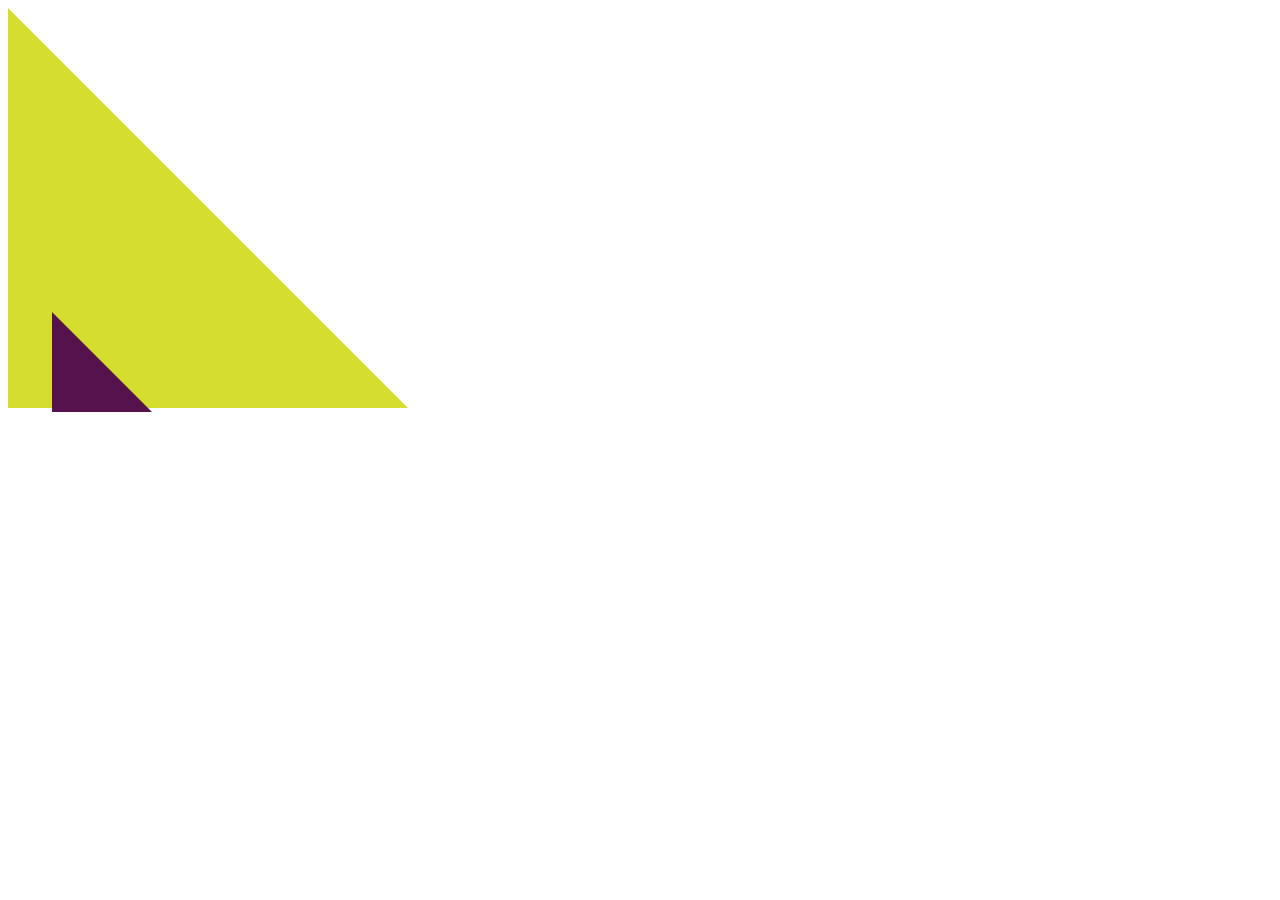
<file: DZ-10/index.html>
<!DOCTYPE html>
<html lang="en">
<head>
    <meta charset="UTF-8">
    <meta http-equiv="X-UA-Compatible" content="IE=edge">
    <meta name="viewport" content="width=device-width, initial-scale=1.0">
    <title>Document</title>
    <link rel="stylesheet" href="style.css">
</head>
<body>
    <div id="triangle">
        <div id="childTriangle"></div>
    </div>
</body>
<script src="app.js"></script>
</html>
</file>
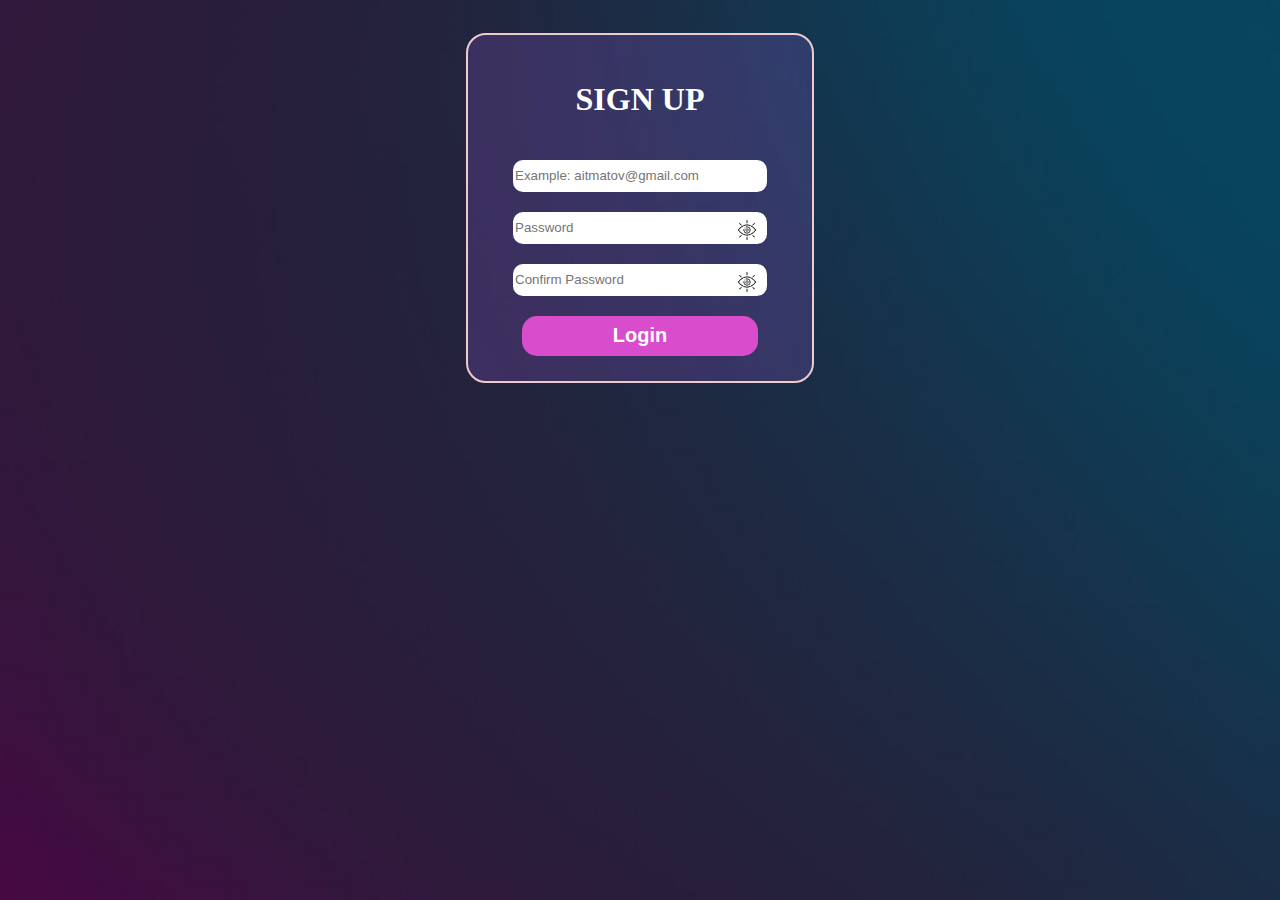
<file: DZ-9/index.html>
<!DOCTYPE html>
<html lang="en">
<head>
    <meta charset="UTF-8">
    <meta http-equiv="X-UA-Compatible" content="IE=edge">
    <meta name="viewport" content="width=device-width, initial-scale=1.0">
    <title>Document</title>
    <link rel="stylesheet" href="style.css">
</head>
<body>
    <div class="container">
        <div class="box1">
            <h1>SIGN UP</h1>
            <div id="result"></div>
            <input type="text" id="login" placeholder="Example: aitmatov@gmail.com"> 
            <div class="passwordBlockFirst">
                <input type="password" id="password" placeholder="Password">
                <span id="showPassword"><img class="eye__icon" src="./shared-vision.png" alt="eye_icon"></span>
            </div>
            <div class="passwordBlockSecond">
                <input type="password" id="passwordCheck" placeholder="Confirm Password">
                <span id="showPasswordCheck"><img class="eye__icon"   src="./shared-vision.png" alt="eye_icon"></span>
            </div>
            <button id="click">Login</button>
            
        </div>
    </div>
    
</body>
<script src="app.js"></script>
</html>
</file>
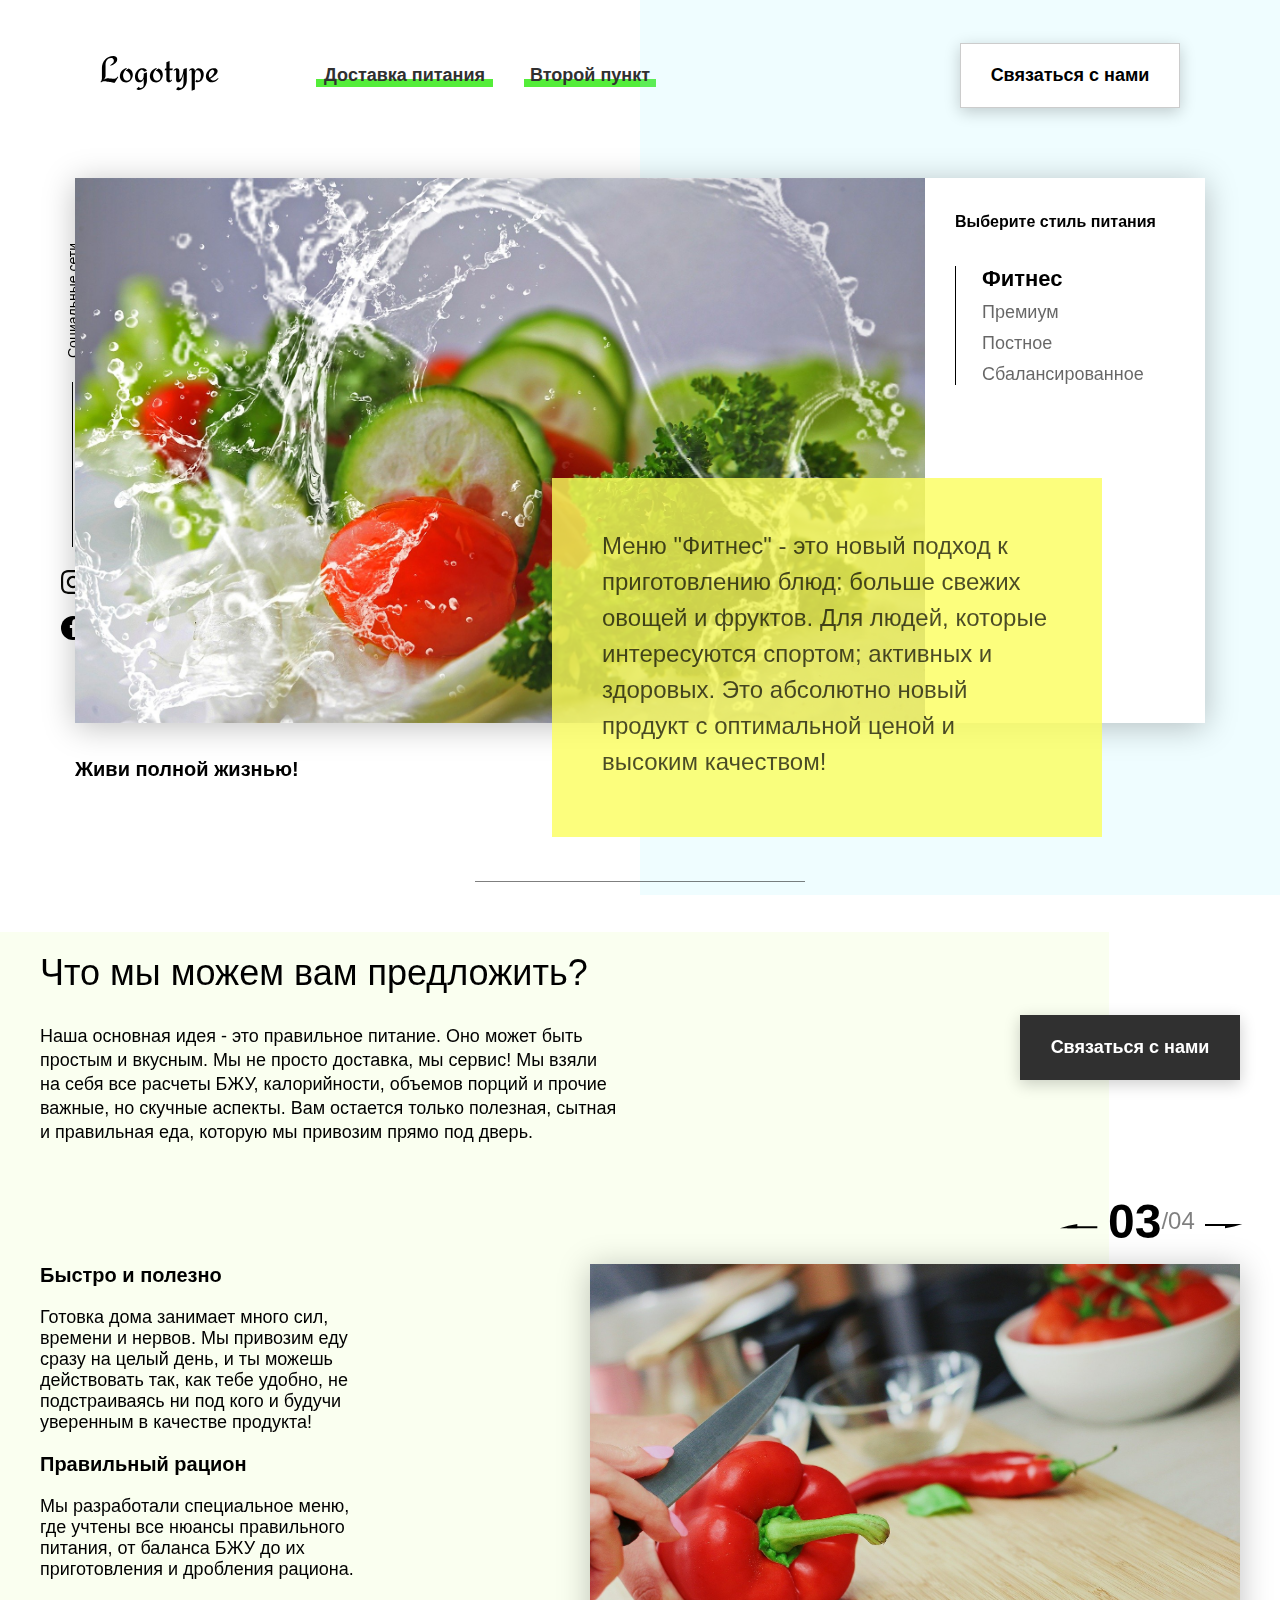
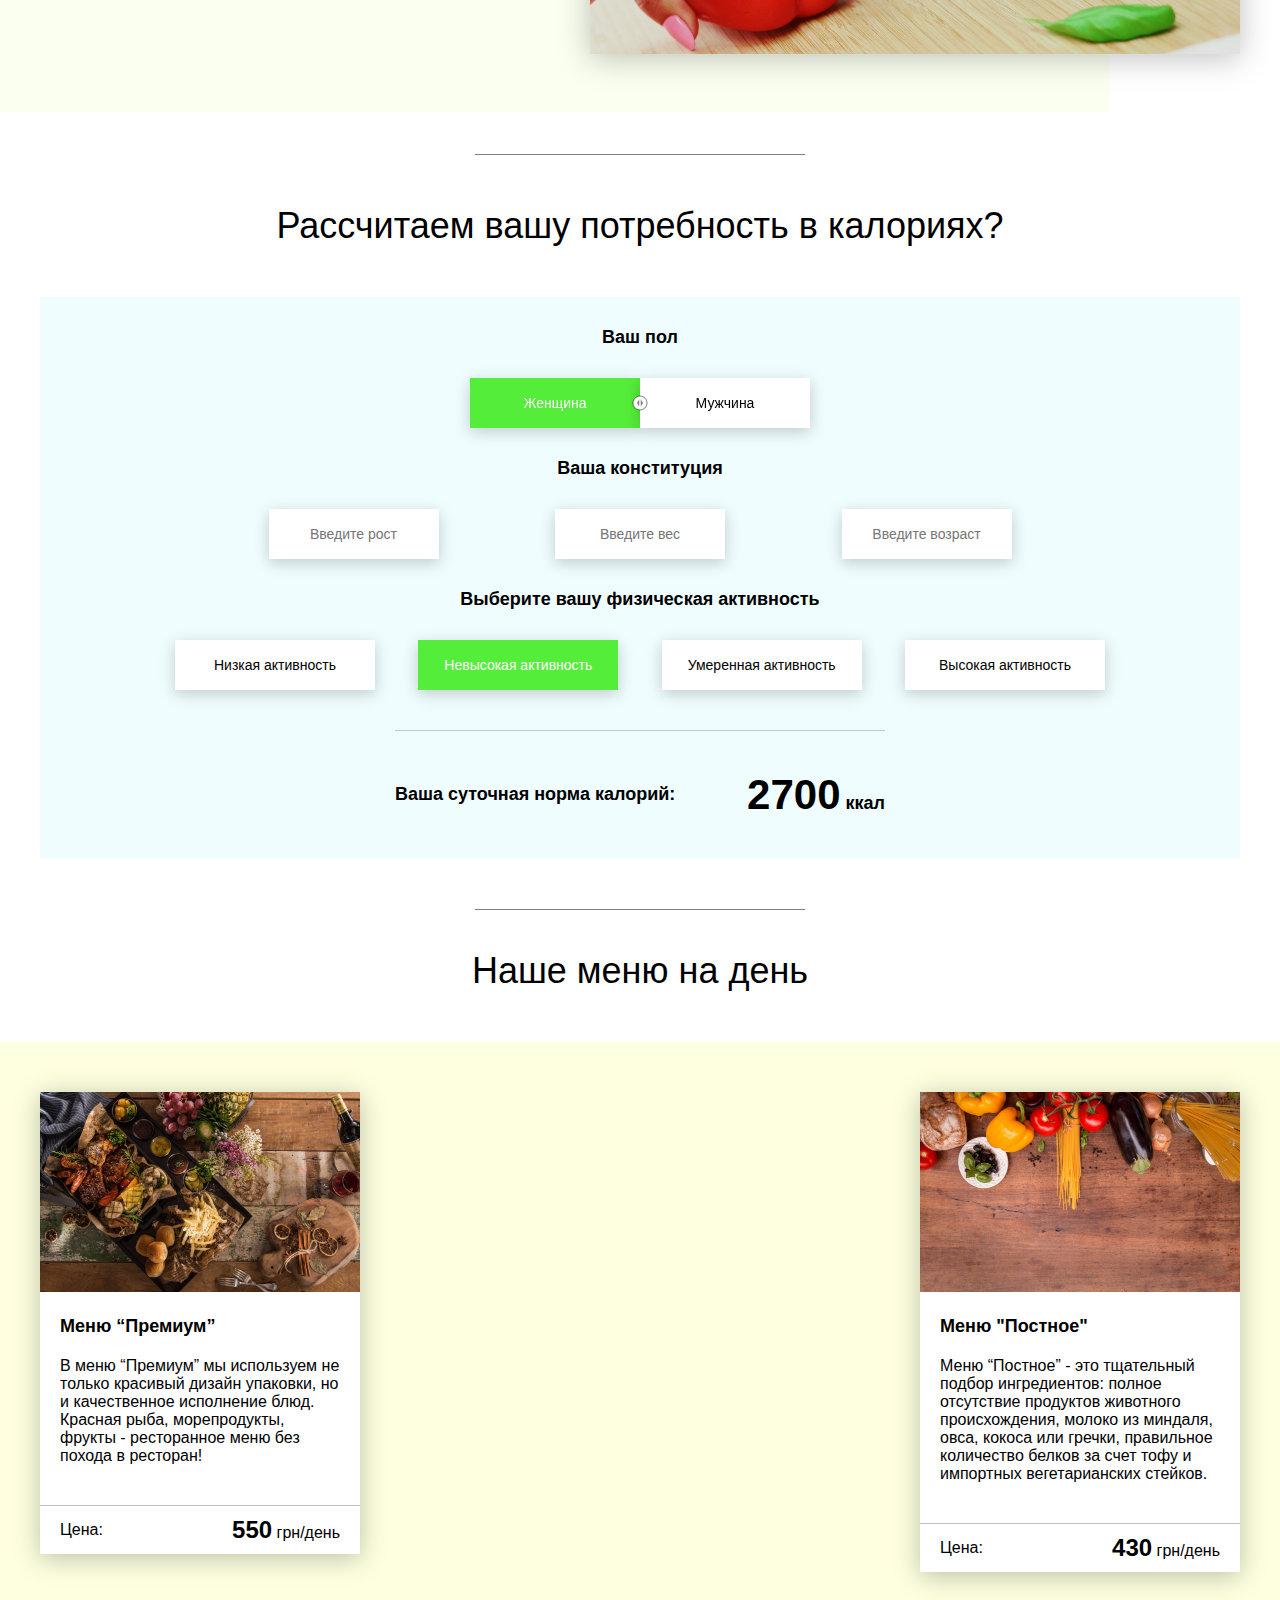
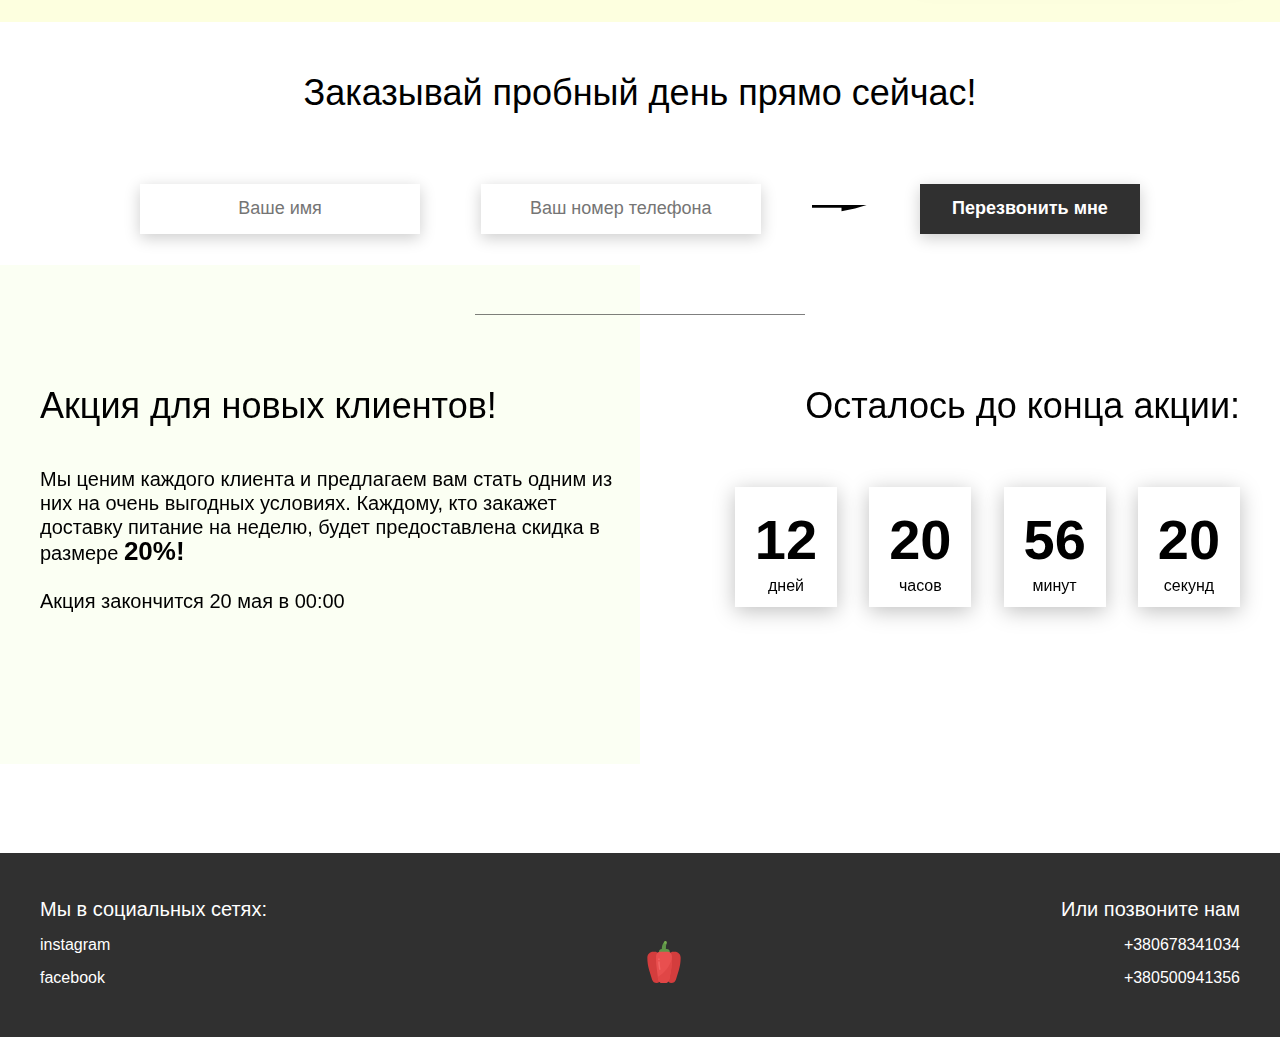
<file: example/index.html>
<!DOCTYPE html>
<html lang="en">
<head>
	<meta charset="UTF-8">
	<meta name="viewport" content="width=device-width, initial-scale=1.0">
	<title>Food</title>
	<link rel="stylesheet" href="css/style.css">
</head>
<body>
<header class="header">
	<div class="header__left-block">
		<div class="header__logo">
			<img src="icons/logo.svg" alt="Логотип">
		</div>
		<nav class="header__links">
			<a href="#" class="header__link">Доставка питания</a>
			<a href="#" class="header__link">Второй пункт</a>
		</nav>
	</div>
	<div class="header__right-block">
		<button data-modal class="btn btn_white">Связаться с нами</button>
	</div>
</header>
<div class="sidepanel">
	<div class="sidepanel__text"><span>Социальные сети</span></div>
	<div class="sidepanel__divider"></div>
	<a href="#" class="sidepanel__icon">
		<img src="icons/instagram.svg" alt="instagram">
	</a>
	<a href="#" class="sidepanel__icon">
		<img src="icons/facebook.svg" alt="facebook">
	</a>
</div>

<div class="preview">
	<div class="bgc_blue"></div>
	<div class="container">
		<div class="tabcontainer">
			<div class="tabcontent">
				<img src="img/tabs/vegy.jpg" alt="vegy">
				<div class="tabcontent__descr">
					Меню "Фитнес" - это новый подход к приготовлению блюд: больше свежих овощей и фруктов. Для людей,
					которые интересуются спортом; активных и здоровых. Это абсолютно новый продукт с оптимальной ценой и
					высоким качеством!
				</div>
			</div>
			<div class="tabcontent">
				<img src="img/tabs/elite.jpg" alt="elite">
				<div class="tabcontent__descr">
					Меню “Премиум” - мы используем не только красивый дизайн упаковки, но и качественное исполнение
					блюд. Красная рыба, морепродукты, фрукты - ресторанное меню без похода в ресторан!
				</div>
			</div>
			<div class="tabcontent">
				<img src="img/tabs/post.jpg" alt="post">
				<div class="tabcontent__descr">
					Наше специальное “Постное меню” - это тщательный подбор ингредиентов: полное отсутствие продуктов
					животного происхождения. Полная гармония с собой и природой в каждом элементе! Все будет Ом!
				</div>
			</div>
			<div class="tabcontent">
				<img src="img/tabs/hamburger.jpg" alt="vegy">
				<div class="tabcontent__descr">
					Меню "Сбалансированное" - это соответствие вашего рациона всем научным рекомендациям. Мы тщательно
					просчитываем вашу потребность в к/б/ж/у и создаем лучшие блюда для вас.
				</div>
			</div>
			<div class="tabheader">
				<h3>Выберите стиль питания</h3>
				<div class="tabheader__items">
					<div class="tabheader__item tabheader__item_active">Фитнес</div>
					<div class="tabheader__item">Премиум</div>
					<div class="tabheader__item">Постное</div>
					<div class="tabheader__item">Сбалансированное</div>
				</div>
			</div>
		</div>
		<div class="preview__life">Живи полной жизнью!</div>
	</div>
</div>

<div class="divider"></div>

<div class="offer">
	<div class="bgc_y"></div>
	<div class="container">
		<div class="offer__text">
			<h2 class="title">Что мы можем вам предложить?</h2>
			<div class="offer__descr">
				Наша основная идея - это правильное питание. Оно может быть простым и вкусным. Мы не просто доставка, мы
				сервис! Мы взяли на себя все расчеты БЖУ, калорийности, объемов порций и прочие важные, но скучные
				аспекты. Вам остается только полезная, сытная и правильная еда, которую мы привозим прямо под дверь.
			</div>
		</div>
		<div class="offer__action">
			<button data-modal class="btn btn_dark">Связаться с нами</button>
		</div>
	</div>
	<div class="container">
		<div class="offer__advantages">
			<h2>Быстро и полезно</h2>
			<div class="offer__advantages-text">
				Готовка дома занимает много сил, времени и нервов. Мы привозим еду сразу на целый день, и ты можешь
				действовать так, как тебе удобно, не подстраиваясь ни под кого и будучи уверенным в качестве продукта!
			</div>
			<h2>Правильный рацион</h2>
			<div class="offer__advantages-text">
				Мы разработали специальное меню, где учтены все нюансы правильного питания, от баланса БЖУ до их
				приготовления и дробления рациона.
			</div>
		</div>
		<div class="offer__slider">
			<div class="offer__slider-counter">
				<div class="offer__slider-prev">
					<img src="icons/left.svg" alt="prev">
				</div>
				<span id="current">03</span>
				/
				<span id="total">04</span>
				<div class="offer__slider-next">
					<img src="icons/right.svg" alt="next">
				</div>
			</div>
			<div class="offer__slider-wrapper">
				<div class="offer__slide">
					<img src="img/slider/pepper.jpg" alt="pepper">
				</div>
				<!-- <div class="offer__slide">
					<img src="img/slider/food-12.jpg" alt="food">
				</div>
				<div class="offer__slide">
					<img src="img/slider/olive-oil.jpg" alt="oil">
				</div>
				<div class="offer__slide">
					<img src="img/slider/paprika.jpg" alt="paprika">
				</div> -->
			</div>
		</div>
	</div>
</div>

<div class="divider"></div>

<div class="calculating">
	<div class="container">
		<h2 class="title">Рассчитаем вашу потребность в калориях?
		</h2>
		<div class="calculating__field">
			<div class="calculating__subtitle">
				Ваш пол
			</div>
			<div class="calculating__choose" id="gender">
				<div class="calculating__choose-item calculating__choose-item_active">Женщина</div>
				<div class="calculating__choose-item">Мужчина</div>
			</div>

			<div class="calculating__subtitle">
				Ваша конституция
			</div>
			<div class="calculating__choose calculating__choose_medium">
				<input type="text" id="height" placeholder="Введите рост" class="calculating__choose-item">
				<input type="text" id="weight" placeholder="Введите вес" class="calculating__choose-item">
				<input type="text" id="age" placeholder="Введите возраст" class="calculating__choose-item">
			</div>

			<div class="calculating__subtitle">
				Выберите вашу физическая активность
			</div>
			<div class="calculating__choose calculating__choose_big">
				<div id="low" class="calculating__choose-item">Низкая активность</div>
				<div id="small" class="calculating__choose-item calculating__choose-item_active">Невысокая активность
				</div>
				<div id="medium" class="calculating__choose-item">Умеренная активность</div>
				<div id="high" class="calculating__choose-item">Высокая активность</div>
			</div>

			<div class="calculating__divider"></div>

			<div class="calculating__total">
				<div class="calculating__subtitle">
					Ваша суточная норма калорий:
				</div>
				<div class="calculating__result">
					<span>2700</span> ккал
				</div>
			</div>
		</div>
	</div>
</div>

<div class="divider"></div>

<div class="menu">
	<h2 class="title">Наше меню на день</h2>

	<div class="menu__field">
		<div id="cardWrapper" class="container">
			<div class="menu__item">
				<img src="img/tabs/elite.jpg" alt="elite">
				<h3 class="menu__item-subtitle">Меню “Премиум”</h3>
				<div class="menu__item-descr">В меню “Премиум” мы используем не только красивый дизайн упаковки, но и
					качественное исполнение блюд. Красная рыба, морепродукты, фрукты - ресторанное меню без похода в
					ресторан!
				</div>
				<div class="menu__item-divider"></div>
				<div class="menu__item-price">
					<div class="menu__item-cost">Цена:</div>
					<div class="menu__item-total"><span>550</span> грн/день</div>
				</div>
			</div>
			<div class="menu__item">
				<img src="img/tabs/post.jpg" alt="post">
				<h3 class="menu__item-subtitle">Меню "Постное"</h3>
				<div class="menu__item-descr">Меню “Постное” - это тщательный подбор ингредиентов: полное отсутствие
					продуктов животного происхождения, молоко из миндаля, овса, кокоса или гречки, правильное количество
					белков за счет тофу и импортных вегетарианских стейков.
				</div>
				<div class="menu__item-divider"></div>
				<div class="menu__item-price">
					<div class="menu__item-cost">Цена:</div>
					<div class="menu__item-total"><span>430</span> грн/день</div>
				</div>
			</div>
		</div>
	</div>
</div>

<div class="order">
	<div class="container">
		<div class="title">Заказывай пробный день прямо сейчас!</div>
		<form action="#" class="order__form">
			<input required placeholder="Ваше имя" name="name" type="text" class="order__input">
			<input required placeholder="Ваш номер телефона" name="phone" type="phone" class="order__input">
			<img src="icons/right.svg" alt="right">
			<button class="btn btn_dark btn_min">Перезвонить мне</button>
		</form>
	</div>
</div>

<div class="divider"></div>

<div class="promotion">
	<div class="bgc_y"></div>
	<div class="container">
		<div class="promotion__text">
			<div class="title">Акция для новых клиентов!</div>
			<div class="promotion__descr">
				Мы ценим каждого клиента и предлагаем вам стать одним из них на очень выгодных условиях.
				Каждому, кто закажет доставку питание на неделю, будет предоставлена скидка в размере <span>20%!</span>
				<br><br>
				Акция закончится 20 мая в 00:00
			</div>
		</div>
		<div class="promotion__timer">
			<div class="title">Осталось до конца акции:</div>
			<div class="timer">
				<div class="timer__block">
					<span id="days">12</span>
					дней
				</div>
				<div class="timer__block">
					<span id="hours">20</span>
					часов
				</div>
				<div class="timer__block">
					<span id="minutes">56</span>
					минут
				</div>
				<div class="timer__block">
					<span id="seconds">20</span>
					секунд
				</div>
			</div>
		</div>
	</div>
</div>

<footer class="footer">
	<div class="container">
		<div class="social">
			<div class="subtitle">Мы в социальных сетях:</div>
			<a href="#" class="link">instagram</a>
			<a href="#" class="link">facebook</a>
		</div>
		<div class="pepper">
			<img src="icons/veg.svg" alt="pepper">
		</div>
		<div class="call">
			<div class="subtitle">Или позвоните нам</div>
			<a href="#" class="link">+380678341034</a>
			<a href="#" class="link">+380500941356</a>
		</div>
	</div>
</footer>

<div class="modal">
	<div class="modal__dialog">
		<div class="modal__content">
			<form action="#">
				<div class="modal__close">&times;</div>
				<div class="modal__title">Мы свяжемся с вами как можно быстрее!</div>
				<input required placeholder="Ваше имя" name="name" type="text" class="modal__input">
				<input required placeholder="Ваш номер телефона" name="phone" type="phone" class="modal__input">
				<button class="btn btn_dark btn_min">Перезвонить мне</button>
			</form>
		</div>
	</div>
</div>
<script src="js/app.js"></script>
</body>
</html>
</file>
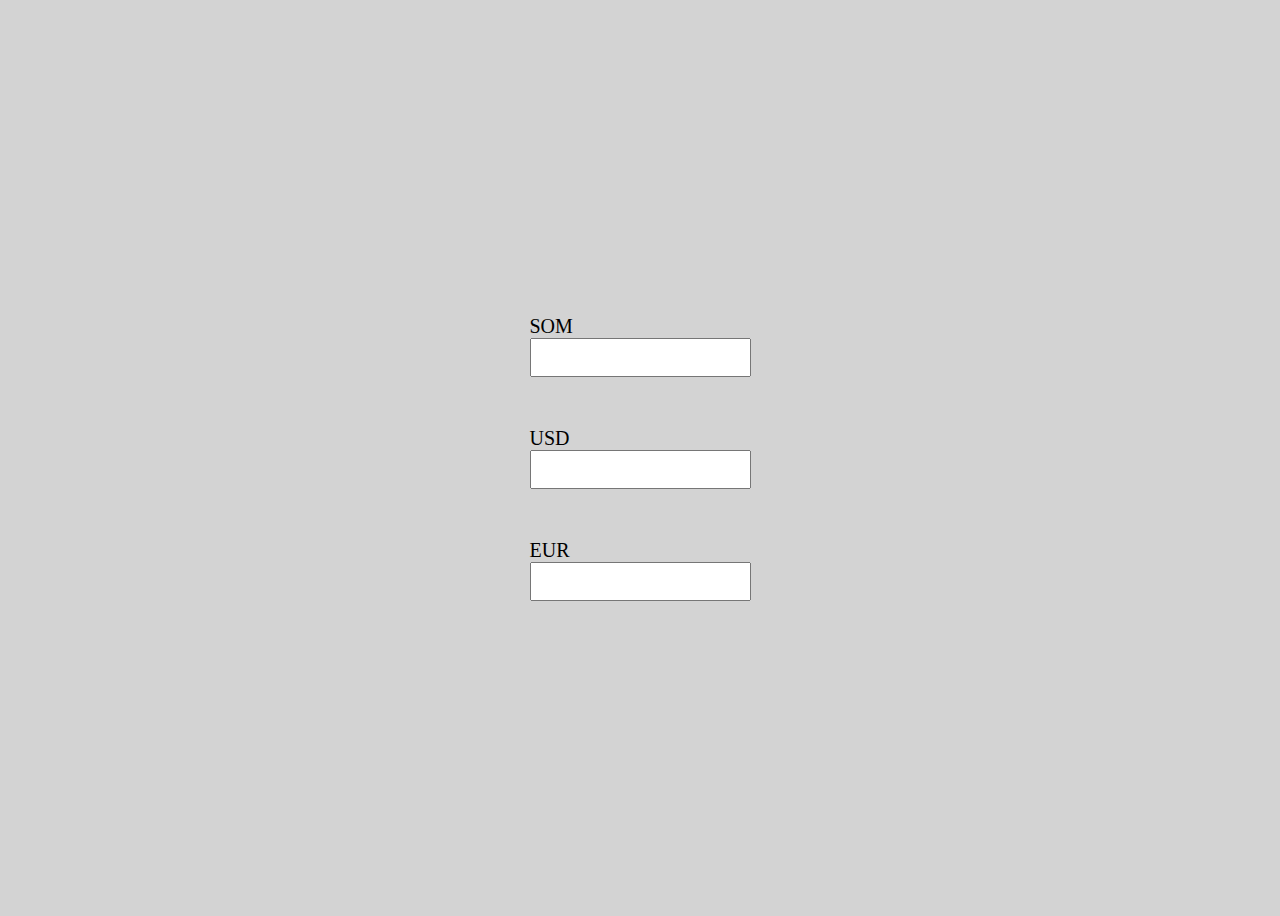
<file: DZ-13/DZ-5-1/index.html>
<!DOCTYPE html>
<html lang="en">
<head>
    <meta charset="UTF-8">
    <meta http-equiv="X-UA-Compatible" content="IE=edge">
    <meta name="viewport" content="width=device-width, initial-scale=1.0">
    <title>Document</title>
    <link rel="stylesheet" href="style.css">
</head>
<body>
    <div class="wrapper">
        <div class="som">
            <label for="som">SOM</label>
            <input type="number" id="som">
        </div>
        <div class="usd">
            <label for="usd">USD</label>
            <input type="number" id="usd">
        </div>
        <div class="eur">
            <label for="eur">EUR</label>
            <input type="number" id="eur">
        </div>
    </div>
    
</body>
<script src="app.js"></script>
</html>
</file>
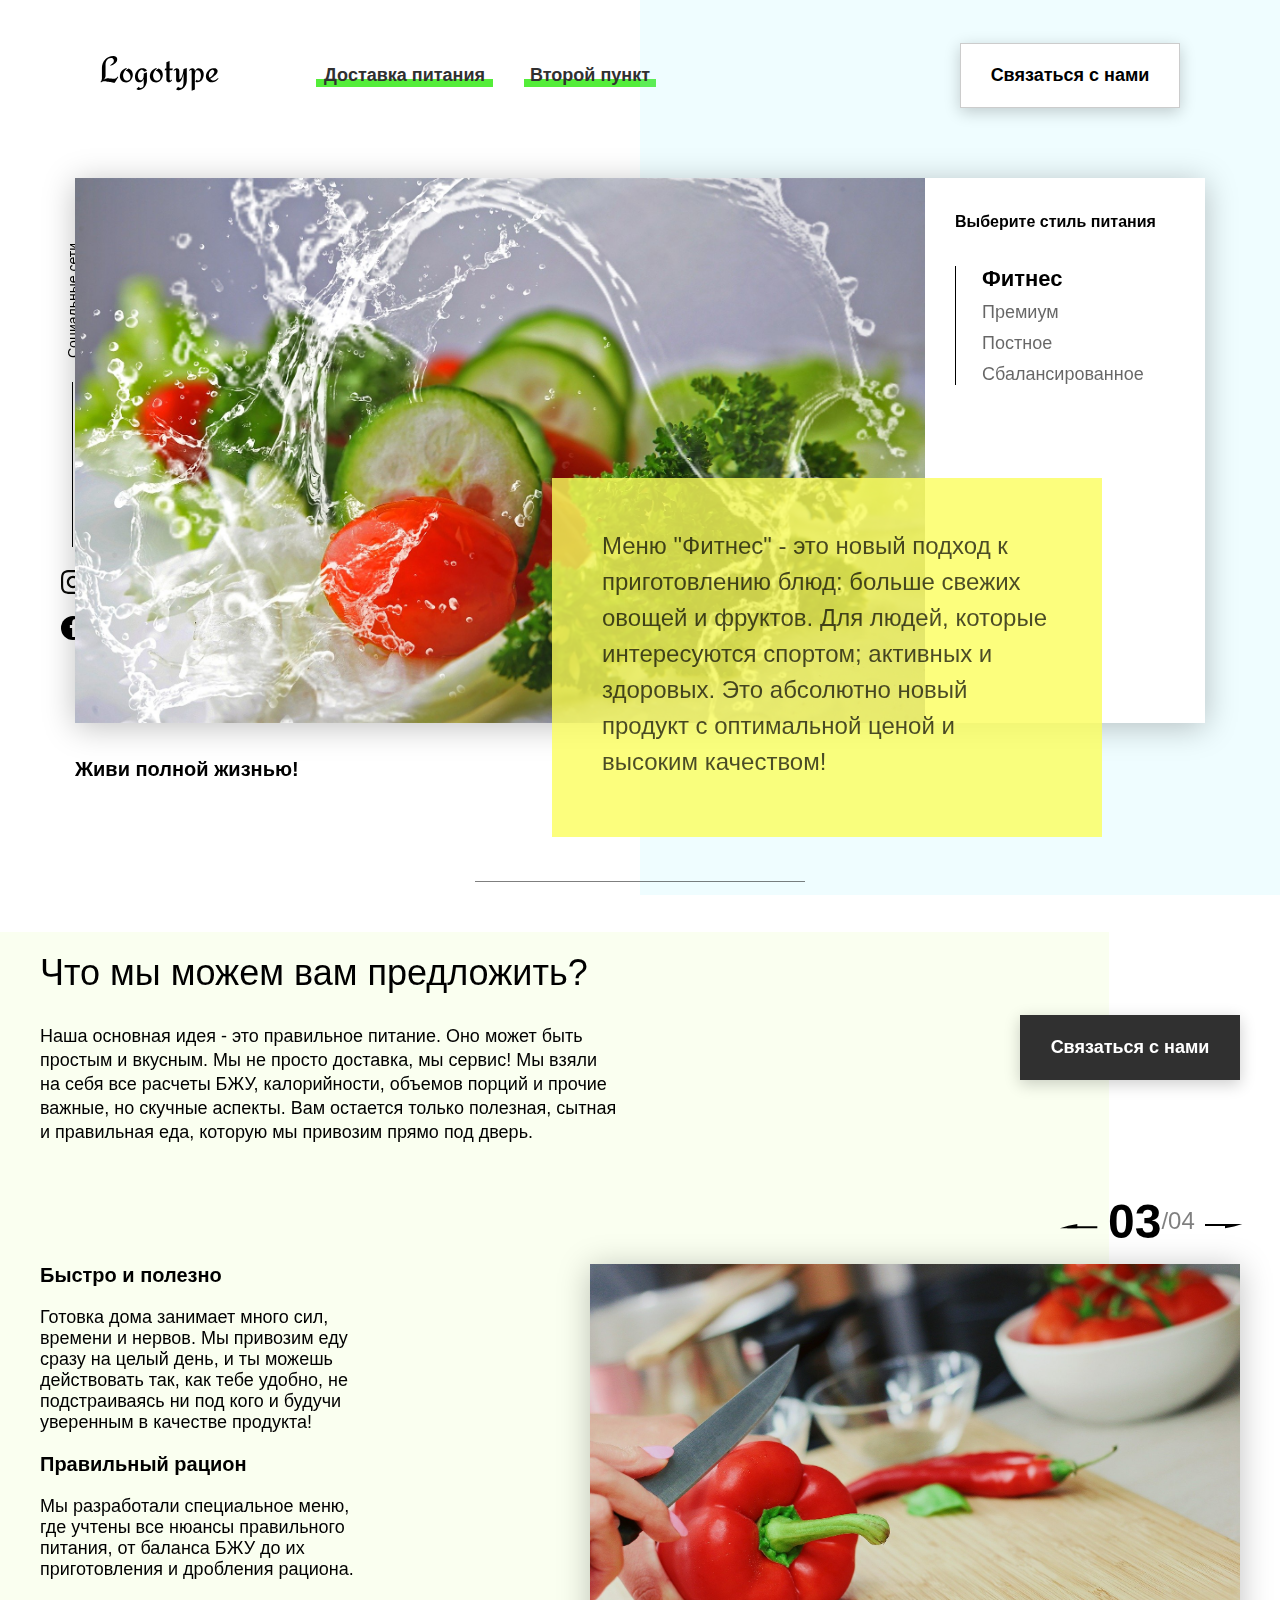
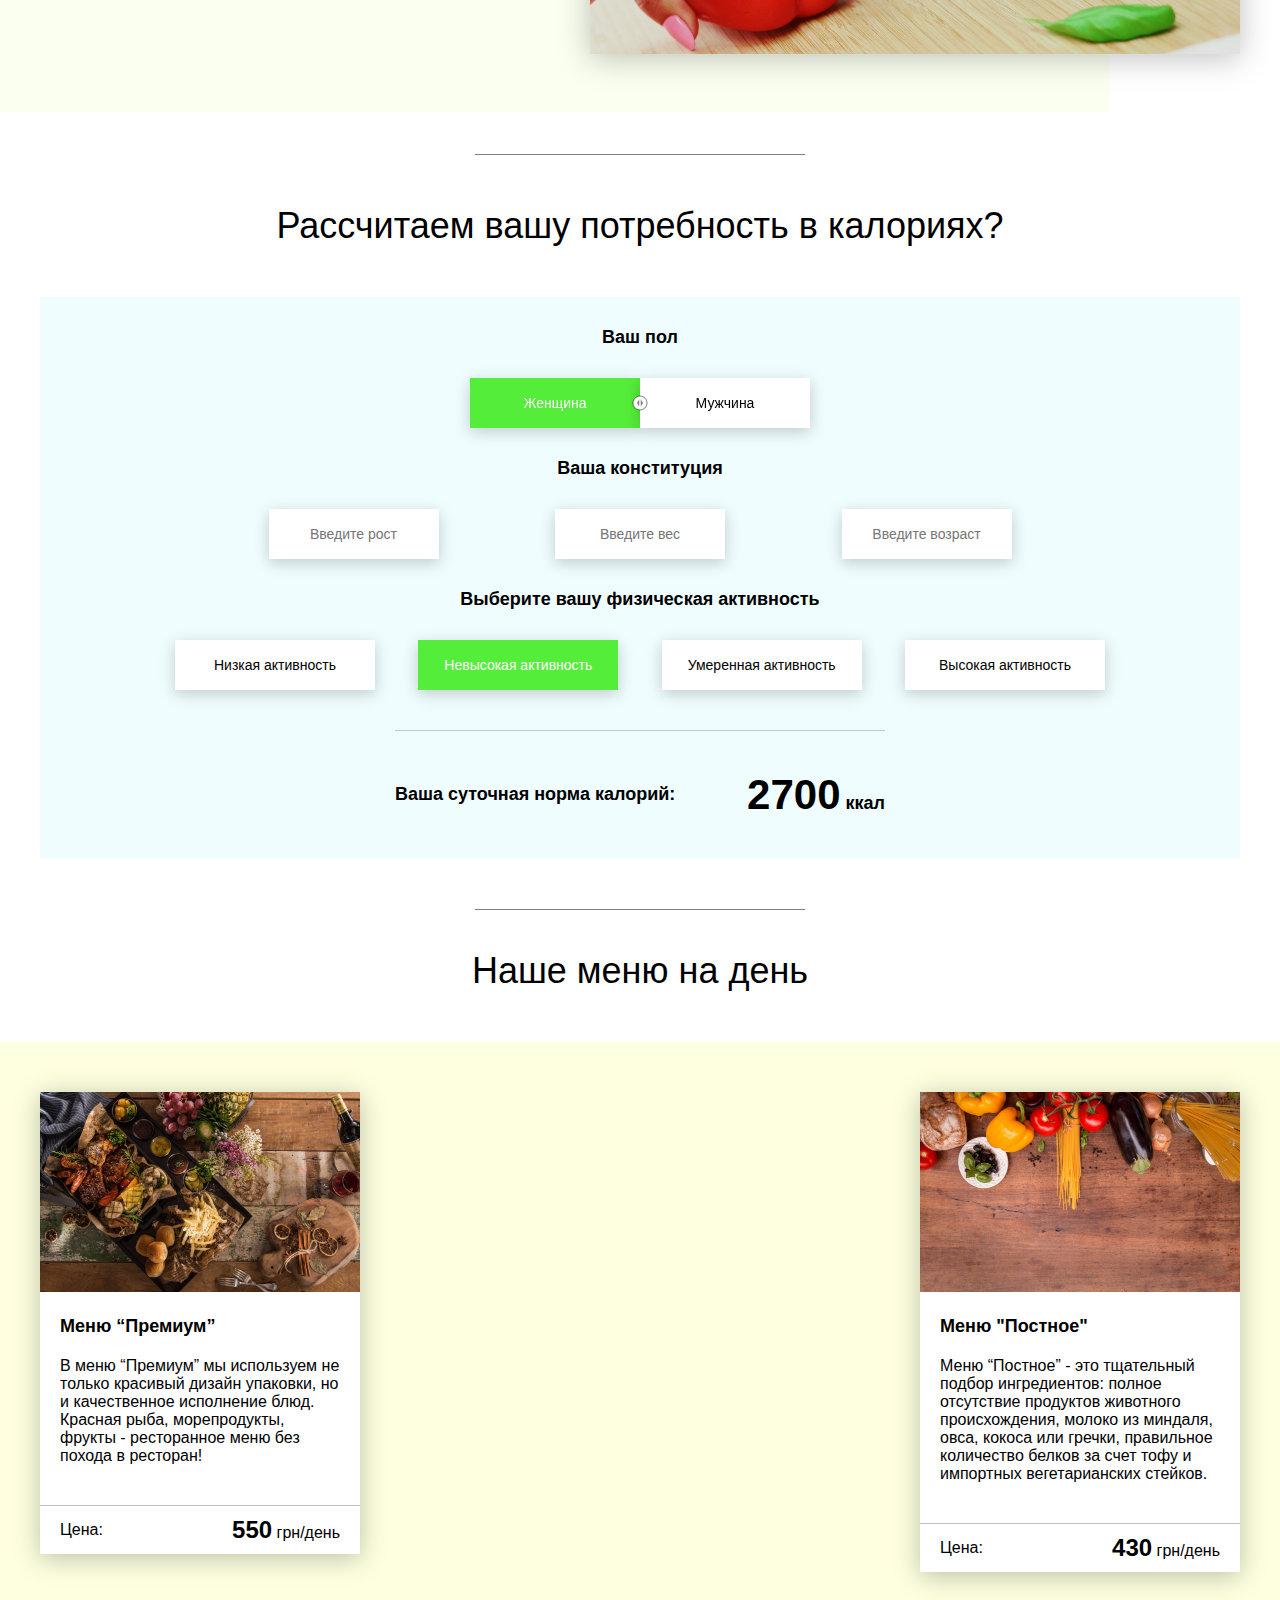
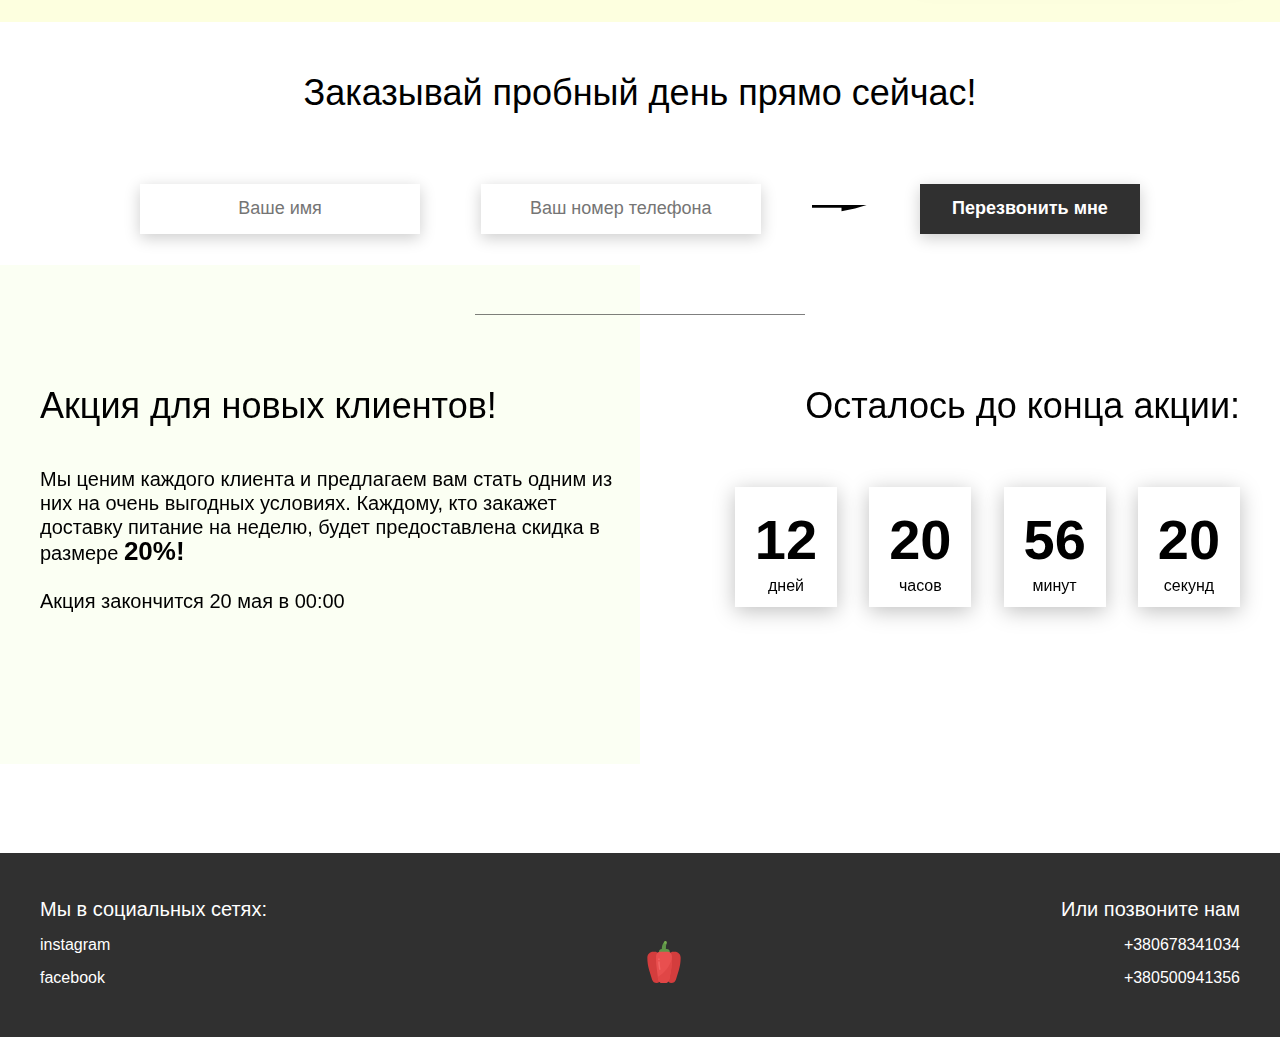
<file: DZ-13/DZ-5-2/index.html>
<!DOCTYPE html>
<html lang="en">
<head>
	<meta charset="UTF-8">
	<meta name="viewport" content="width=device-width, initial-scale=1.0">
	<title>Food</title>
	<link rel="stylesheet" href="css/style.css">
</head>
<body>
<header class="header">
	<div class="header__left-block">
		<div class="header__logo">
			<img src="icons/logo.svg" alt="Логотип">
		</div>
		<nav class="header__links">
			<a href="#" class="header__link">Доставка питания</a>
			<a href="#" class="header__link">Второй пункт</a>
		</nav>
	</div>
	<div class="header__right-block">
		<button data-modal class="btn btn_white">Связаться с нами</button>
	</div>
</header>
<div class="sidepanel">
	<div class="sidepanel__text"><span>Социальные сети</span></div>
	<div class="sidepanel__divider"></div>
	<a href="#" class="sidepanel__icon">
		<img src="icons/instagram.svg" alt="instagram">
	</a>
	<a href="#" class="sidepanel__icon">
		<img src="icons/facebook.svg" alt="facebook">
	</a>
</div>

<div class="preview">
	<div class="bgc_blue"></div>
	<div class="container">
		<div class="tabcontainer">
			<div class="tabcontent">
				<img src="img/tabs/vegy.jpg" alt="vegy">
				<div class="tabcontent__descr">
					Меню "Фитнес" - это новый подход к приготовлению блюд: больше свежих овощей и фруктов. Для людей,
					которые интересуются спортом; активных и здоровых. Это абсолютно новый продукт с оптимальной ценой и
					высоким качеством!
				</div>
			</div>
			<div class="tabcontent">
				<img src="img/tabs/elite.jpg" alt="elite">
				<div class="tabcontent__descr">
					Меню “Премиум” - мы используем не только красивый дизайн упаковки, но и качественное исполнение
					блюд. Красная рыба, морепродукты, фрукты - ресторанное меню без похода в ресторан!
				</div>
			</div>
			<div class="tabcontent">
				<img src="img/tabs/post.jpg" alt="post">
				<div class="tabcontent__descr">
					Наше специальное “Постное меню” - это тщательный подбор ингредиентов: полное отсутствие продуктов
					животного происхождения. Полная гармония с собой и природой в каждом элементе! Все будет Ом!
				</div>
			</div>
			<div class="tabcontent">
				<img src="img/tabs/hamburger.jpg" alt="vegy">
				<div class="tabcontent__descr">
					Меню "Сбалансированное" - это соответствие вашего рациона всем научным рекомендациям. Мы тщательно
					просчитываем вашу потребность в к/б/ж/у и создаем лучшие блюда для вас.
				</div>
			</div>
			<div class="tabheader">
				<h3>Выберите стиль питания</h3>
				<div class="tabheader__items">
					<div class="tabheader__item tabheader__item_active">Фитнес</div>
					<div class="tabheader__item">Премиум</div>
					<div class="tabheader__item">Постное</div>
					<div class="tabheader__item">Сбалансированное</div>
				</div>
			</div>
		</div>
		<div class="preview__life">Живи полной жизнью!</div>
	</div>
</div>

<div class="divider"></div>

<div class="offer">
	<div class="bgc_y"></div>
	<div class="container">
		<div class="offer__text">
			<h2 class="title">Что мы можем вам предложить?</h2>
			<div class="offer__descr">
				Наша основная идея - это правильное питание. Оно может быть простым и вкусным. Мы не просто доставка, мы
				сервис! Мы взяли на себя все расчеты БЖУ, калорийности, объемов порций и прочие важные, но скучные
				аспекты. Вам остается только полезная, сытная и правильная еда, которую мы привозим прямо под дверь.
			</div>
		</div>
		<div class="offer__action">
			<button data-modal class="btn btn_dark">Связаться с нами</button>
		</div>
	</div>
	<div class="container">
		<div class="offer__advantages">
			<h2>Быстро и полезно</h2>
			<div class="offer__advantages-text">
				Готовка дома занимает много сил, времени и нервов. Мы привозим еду сразу на целый день, и ты можешь
				действовать так, как тебе удобно, не подстраиваясь ни под кого и будучи уверенным в качестве продукта!
			</div>
			<h2>Правильный рацион</h2>
			<div class="offer__advantages-text">
				Мы разработали специальное меню, где учтены все нюансы правильного питания, от баланса БЖУ до их
				приготовления и дробления рациона.
			</div>
		</div>
		<div class="offer__slider">
			<div class="offer__slider-counter">
				<div class="offer__slider-prev">
					<img src="icons/left.svg" alt="prev">
				</div>
				<span id="current">03</span>
				/
				<span id="total">04</span>
				<div class="offer__slider-next">
					<img src="icons/right.svg" alt="next">
				</div>
			</div>
			<div class="offer__slider-wrapper">
				<div class="offer__slide">
					<img src="img/slider/pepper.jpg" alt="pepper">
				</div>
				<!-- <div class="offer__slide">
					<img src="img/slider/food-12.jpg" alt="food">
				</div>
				<div class="offer__slide">
					<img src="img/slider/olive-oil.jpg" alt="oil">
				</div>
				<div class="offer__slide">
					<img src="img/slider/paprika.jpg" alt="paprika">
				</div> -->
			</div>
		</div>
	</div>
</div>

<div class="divider"></div>

<div class="calculating">
	<div class="container">
		<h2 class="title">Рассчитаем вашу потребность в калориях?
		</h2>
		<div class="calculating__field">
			<div class="calculating__subtitle">
				Ваш пол
			</div>
			<div class="calculating__choose" id="gender">
				<div class="calculating__choose-item calculating__choose-item_active">Женщина</div>
				<div class="calculating__choose-item">Мужчина</div>
			</div>

			<div class="calculating__subtitle">
				Ваша конституция
			</div>
			<div class="calculating__choose calculating__choose_medium">
				<input type="text" id="height" placeholder="Введите рост" class="calculating__choose-item">
				<input type="text" id="weight" placeholder="Введите вес" class="calculating__choose-item">
				<input type="text" id="age" placeholder="Введите возраст" class="calculating__choose-item">
			</div>

			<div class="calculating__subtitle">
				Выберите вашу физическая активность
			</div>
			<div class="calculating__choose calculating__choose_big">
				<div id="low" class="calculating__choose-item">Низкая активность</div>
				<div id="small" class="calculating__choose-item calculating__choose-item_active">Невысокая активность
				</div>
				<div id="medium" class="calculating__choose-item">Умеренная активность</div>
				<div id="high" class="calculating__choose-item">Высокая активность</div>
			</div>

			<div class="calculating__divider"></div>

			<div class="calculating__total">
				<div class="calculating__subtitle">
					Ваша суточная норма калорий:
				</div>
				<div class="calculating__result">
					<span>2700</span> ккал
				</div>
			</div>
		</div>
	</div>
</div>

<div class="divider"></div>

<div class="menu">
	<h2 class="title">Наше меню на день</h2>

	<div class="menu__field">
		<div id="cardWrapper" class="container">
			<div class="menu__item">
				<img src="img/tabs/elite.jpg" alt="elite">
				<h3 class="menu__item-subtitle">Меню “Премиум”</h3>
				<div class="menu__item-descr">В меню “Премиум” мы используем не только красивый дизайн упаковки, но и
					качественное исполнение блюд. Красная рыба, морепродукты, фрукты - ресторанное меню без похода в
					ресторан!
				</div>
				<div class="menu__item-divider"></div>
				<div class="menu__item-price">
					<div class="menu__item-cost">Цена:</div>
					<div class="menu__item-total"><span>550</span> грн/день</div>
				</div>
			</div>
			<div class="menu__item">
				<img src="img/tabs/post.jpg" alt="post">
				<h3 class="menu__item-subtitle">Меню "Постное"</h3>
				<div class="menu__item-descr">Меню “Постное” - это тщательный подбор ингредиентов: полное отсутствие
					продуктов животного происхождения, молоко из миндаля, овса, кокоса или гречки, правильное количество
					белков за счет тофу и импортных вегетарианских стейков.
				</div>
				<div class="menu__item-divider"></div>
				<div class="menu__item-price">
					<div class="menu__item-cost">Цена:</div>
					<div class="menu__item-total"><span>430</span> грн/день</div>
				</div>
			</div>
		</div>
	</div>
</div>

<div class="order">
	<div class="container">
		<div class="title">Заказывай пробный день прямо сейчас!</div>
		<form action="#" class="order__form">
			<input required placeholder="Ваше имя" name="name" type="text" class="order__input">
			<input required placeholder="Ваш номер телефона" name="phone" type="phone" class="order__input">
			<img src="icons/right.svg" alt="right">
			<button class="btn btn_dark btn_min">Перезвонить мне</button>
		</form>
	</div>
</div>

<div class="divider"></div>

<div class="promotion">
	<div class="bgc_y"></div>
	<div class="container">
		<div class="promotion__text">
			<div class="title">Акция для новых клиентов!</div>
			<div class="promotion__descr">
				Мы ценим каждого клиента и предлагаем вам стать одним из них на очень выгодных условиях.
				Каждому, кто закажет доставку питание на неделю, будет предоставлена скидка в размере <span>20%!</span>
				<br><br>
				Акция закончится 20 мая в 00:00
			</div>
		</div>
		<div class="promotion__timer">
			<div class="title">Осталось до конца акции:</div>
			<div class="timer">
				<div class="timer__block">
					<span id="days">12</span>
					дней
				</div>
				<div class="timer__block">
					<span id="hours">20</span>
					часов
				</div>
				<div class="timer__block">
					<span id="minutes">56</span>
					минут
				</div>
				<div class="timer__block">
					<span id="seconds">20</span>
					секунд
				</div>
			</div>
		</div>
	</div>
</div>

<footer class="footer">
	<div class="container">
		<div class="social">
			<div class="subtitle">Мы в социальных сетях:</div>
			<a href="#" class="link">instagram</a>
			<a href="#" class="link">facebook</a>
		</div>
		<div class="pepper">
			<img src="icons/veg.svg" alt="pepper">
		</div>
		<div class="call">
			<div class="subtitle">Или позвоните нам</div>
			<a href="#" class="link">+380678341034</a>
			<a href="#" class="link">+380500941356</a>
		</div>
	</div>
</footer>

<div class="modal">
	<div class="modal__dialog">
		<div class="modal__content">
			<form action="#">
				<div class="modal__close">&times;</div>
				<div class="modal__title">Мы свяжемся с вами как можно быстрее!</div>
				<input required placeholder="Ваше имя" name="name" type="text" class="modal__input">
				<input required placeholder="Ваш номер телефона" name="phone" type="phone" class="modal__input">
				<button class="btn btn_dark btn_min" id="chekStatus">Перезвонить мне</button>
			</form>
		</div>
	</div>
</div>
<script src="js/app.js"></script>
</body>
</html>
</file>
<file: DZ-10/style.css>
#triangle {
    position: relative;
    width: 0;
    height: 0;
    border-bottom: 400px solid #d5de2e;
    border-right: 400px solid transparent;
    }

#childTriangle{
    position: absolute;
    width: 0;
    height: 0;
    border-bottom: 100px solid #56124c;
    border-right: 100px solid transparent;
}
</file>
<file: DZ-9/style.css>
body{
    background-image: url(./background.jpg);
    background-size: cover;
    display: flex;
    justify-content: center;
    align-items: center;
    flex-wrap: wrap;
}

.box1{
    display: flex;
    justify-content: center;
    align-items: center;
    flex-direction: column;
    padding: 25px;
    margin: 25px;
    justify-content: space-between;
    border: 2px solid rgb(236, 204, 204);
    border-radius: 20px;
    background-color: rgba(170, 99, 237, 0.198);
}
h1{
    color: white;
}

#login{
    display: flex;
    margin: 20px;
    border-radius: 10px;
    width: 250px;
    height: 30px;
    border: none;
    outline: none;
}

#password{
    display: flex;
    border-radius: 10px;
    width: 250px;
    height: 30px;
    margin-bottom: 20px;
    border: none;
    outline: none;
    
}

#passwordCheck{
    display: flex;
    border-radius: 10px;
    width: 250px;
    height: 30px;
    margin-bottom: 20px;
    border: none;
    outline: none;
}

#click{
    display: flex;
    border-radius: 15px;
    width: 80%;
    height: 30px;
    justify-content: center;
    align-items: center;
    font-size: 20px;
    font-family: 'Segoe UI', Tahoma, Geneva, Verdana, sans-serif;
    font-weight: bold;
    padding: 20px;
    background-color: rgb(217, 76, 203);
    border: none;
    color: white;
}

#passwordBlockFirst{
    display: flex;
    flex-direction: row;
}

#showPassword{
    flex-direction: row;
    color: blueviolet;
}
.eye__icon{
    position: absolute ;
        width: 20px;
        right: 10px;
        top:   8px;
        height: 20px;


}
.passwordBlockSecond,.passwordBlockFirst{
    position: relative;
}

#result{
    max-width: 300px;
    text-align: center;
    display: flex;
}
</file>
<file: example/css/style.css>
* {
    box-sizing: border-box;
    margin: 0;
    padding: 0;
    font-family: Roboto, sans-serif;
}

a {
    text-decoration: none;
}

.btn {
    width: 220px;
    height: 65px;
    display: flex;
    justify-content: center;
    align-items: center;
    background-color: #fff;
    font-size: 18px;
    font-weight: 700;
    border: 1px solid rgba(0, 0, 0, 0.2);
    box-shadow: 0 4px 15px rgba(0, 0, 0, 0.2);
    cursor: pointer;
    transition: 0.3s all;
    outline: 0;
}

.btn_white {
    background-color: #fff;
}

.btn_dark {
    background-color: #303030;
    color: #fff;
    border: none;
}

.btn_min {
    height: 50px;
}

.btn:hover {
    box-shadow: 0 4px 30px rgba(0, 0, 0, 0.3);
}

.container {
    max-width: 1200px;
    margin: 0 auto;
}

.divider {
    width: 330px;
    height: 1px;
    margin: 0 auto;
    background-color: rgba(0, 0, 0, 0.5);
}

.title {
    font-size: 36px;
    font-weight: 400;
}

.header {
    display: flex;
    justify-content: space-between;
    align-items: center;
    height: 150px;
    padding: 0 100px;
}

.header__left-block {
    display: flex;
    justify-content: space-between;
    min-width: 550px;
}

.header__logo {
    max-width: 170px;
}

.header__logo img {
    width: 100%;
}

.header__links {
    display: flex;
    align-items: center;
}

.header__link {
    position: relative;
    margin-right: 45px;
    font-weight: 700;
    font-size: 18px;
    color: #303030;
}

.header__link:after {
    content: "";
    position: absolute;
    display: block;
    width: 110%;
    left: -5%;
    bottom: -1px;
    z-index: -1;
    height: 8px;
    background: #54ed39;
}

.header__link:last-child {
    margin-right: 0;
}

.sidepanel {
    position: fixed;
    left: 60px;
    top: 240px;
    height: 400px;
    width: 25px;
    display: flex;
    flex-direction: column;
    justify-content: space-between;
    align-items: center;
}

.sidepanel__text {
    width: 120px;
    height: 120px;
    font-size: 14px;
}

.sidepanel__text span {
    display: flex;
    transform: rotate(-90deg) translateX(-50px);
}

.sidepanel__divider {
    width: 1px;
    height: 165px;
    background-color: #000;
}

.sidepanel__icon {
    width: 24px;
    height: 24px;
}

.sidepanel__icon img {
    width: 100%;
}

.preview {
    padding: 28px 0 100px 0;
    position: relative;
}

.preview__life {
    font-weight: 700;
    font-size: 20px;
    margin-left: 35px;
    margin-top: 35px;
}

.bgc_blue {
    position: absolute;
    right: 0;
    top: -155px;
    width: 50vw;
    height: 900px;
    background: rgba(146, 242, 255, 0.15);
    z-index: -1;
}

.tabcontainer {
    display: flex;
    width: 1130px;
    margin: 0 auto;
    box-shadow: 0 4px 30px rgba(0, 0, 0, 0.25);
}

.tabcontent {
    width: 850px;
    position: relative;
}

.tabcontent img {
    width: 100%;
    height: 100%;
    object-fit: cover;
}

.tabcontent__descr {
    position: absolute;
    top: 300px;
    right: -177px;
    width: 550px;
    height: 359px;
    background: rgba(251, 254, 93, 0.8);
    padding: 50px;
    font-size: 24px;
    font-weight: 300;
    line-height: 36px;
    color: rgba(0, 0, 0, 0.7);
}

.tabheader {
    width: 280px;
    padding: 35px 30px;
    background-color: #fff;
}

.tabheader h3 {
    font-weight: 700;
    font-size: 16px;
}

.tabheader__items {
    margin-top: 35px;
    padding-left: 26px;
    border-left: 1px solid #000;
}

.tabheader__item {
    font-weight: 700;
    font-size: 18px;
    font-weight: 300;
    margin-top: 10px;
    color: rgba(0, 0, 0, 0.6);
    cursor: pointer;
    transition: 0.3s all;
}

.tabheader__item_active {
    color: #000;
    font-size: 22px;
    font-weight: 700;
}

.offer {
    padding: 70px 0 100px 0;
    position: relative;
}

.offer .container {
    display: flex;
    justify-content: space-between;
}

.offer .bgc_y {
    position: absolute;
    width: 1109px;
    height: 780px;
    background: rgba(243, 255, 222, 0.45);
    z-index: -1;
    top: 50px;
}

.offer__text {
    width: 580px;
}

.offer__descr {
    font-size: 18px;
    margin-top: 30px;
    font-weight: 300;
    line-height: 24px;
}

.offer__action {
    display: flex;
    align-items: center;
    justify-content: flex-end;
}

.offer__advantages {
    width: 330px;
    margin-top: 50px;
}

.offer__advantages h2 {
    font-weight: 700;
    font-size: 20px;
    margin-top: 20px;
}

.offer__advantages h2:first-child {
    margin-top: 70px;
}

.offer__advantages-text {
    margin-top: 20px;
    font-size: 18px;
    font-weight: 300;
    line-height: 21px;
}

.offer__slider {
    width: 650px;
    margin-top: 50px;
    display: flex;
    flex-direction: column;
    align-items: flex-end;
}

.offer__slider-counter {
    display: flex;
    width: 180px;
    align-items: center;
    font-size: 24px;
    color: rgba(0, 0, 0, 0.5);
}

.offer__slider-wrapper {
    width: 100%;
    margin-top: 15px;
    box-shadow: 0 4px 30px rgba(0, 0, 0, 0.25);
}

.offer__slider-prev {
    margin-right: 10px;
    cursor: pointer;
}

.offer__slider-next {
    margin-left: 10px;
    cursor: pointer;
}

.offer__slider #current {
    font-size: 48px;
    font-weight: 700;
    color: #000;
}

.offer__slide {
    width: 100%;
    height: 390px;
}

.offer__slide img {
    width: 100%;
    height: 100%;
    object-fit: cover;
}

.calculating {
    padding: 50px 0;
}

.calculating .title {
    text-align: center;
}

.calculating__field {
    width: 100%;
    margin-top: 50px;
    background: rgba(146, 242, 255, 0.15);
    padding: 30px 0 40px 0;
}

.calculating__subtitle {
    text-align: center;
    font-size: 18px;
    font-weight: 700;
    margin-top: 30px;
}

.calculating__subtitle:first-child {
    margin-top: 0;
}

.calculating #gender:after {
    content: "";
    position: absolute;
    top: 50%;
    transform: translateY(-50%);
    display: block;
    width: 16px;
    height: 16px;
    background: url(../icons/switch.svg) center center/cover no-repeat;
}

.calculating__choose {
    position: relative;
    display: flex;
    margin-top: 30px;
    justify-content: center;
}

.calculating__choose-item {
    display: flex;
    align-items: center;
    justify-content: center;
    width: 170px;
    height: 50px;
    padding: 0 10px;
    background: #fff;
    box-shadow: 0 4px 15px rgba(0, 0, 0, 0.2);
    border: none;
    text-align: center;
    font-size: 14px;
    cursor: pointer;
    outline: 0;
    transition: 0.3s all;
}

.calculating__choose-item_active {
    color: #fff;
    background-color: #54ed39;
}

.calculating__choose_medium {
    width: 743px;
    justify-content: space-between;
    margin: 30px auto 0 auto;
}

.calculating__choose_big {
    width: 930px;
    justify-content: space-between;
    margin: 30px auto 0 auto;
}

.calculating__choose_big .calculating__choose-item {
    width: 200px;
}

.calculating__divider {
    width: 490px;
    height: 1px;
    margin: 40px auto;
    background-color: rgba(0, 0, 0, 0.2);
}

.calculating__total {
    width: 490px;
    margin: 0 auto;
    display: flex;
    justify-content: space-between;
    align-items: center;
}

.calculating__result {
    font-size: 18px;
    font-weight: 700;
}

.calculating__result span {
    font-size: 42px;
}

.menu {
    padding: 40px 0 50px 0;
}

.menu .container {
    display: flex;
    justify-content: space-between;
    align-items: flex-start;
}

.menu .title {
    text-align: center;
}

.menu__field {
    margin-top: 50px;
    padding: 50px 0;
    width: 100%;
    background: rgba(249, 254, 126, 0.25);
}

.menu__item {
    width: 320px;
    min-height: 450px;
    background: #fff;
    box-shadow: 0 4px 25px rgba(0, 0, 0, 0.25);
    font-size: 16px;
    font-weight: 300;
}

.menu__item img {
    width: 100%;
    height: 200px;
    object-fit: cover;
}

.menu__item-subtitle {
    font-weight: 700;
    font-size: 18px;
    padding: 0 20px;
    margin-top: 20px;
}

.menu__item-descr {
    margin-top: 20px;
    padding: 0 20px;
}

.menu__item-divider {
    width: 100%;
    height: 1px;
    background-color: rgba(0, 0, 0, 0.25);
    margin-top: 40px;
}

.menu__item-price {
    display: flex;
    justify-content: space-between;
    align-items: center;
    padding: 10px 20px;
}

.menu__item-price span {
    font-size: 24px;
    font-weight: 700;
}

.order {
    padding-bottom: 80px;
}

.order .title {
    text-align: center;
}

.order__form {
    margin-top: 70px;
    padding: 0 100px;
    display: flex;
    justify-content: space-between;
    align-items: center;
}

.order__form img {
    transform: scale(1.5);
}

.order__input {
    width: 280px;
    height: 50px;
    background: #fff;
    box-shadow: 0 4px 15px rgba(0, 0, 0, 0.2);
    border: none;
    font-size: 18px;
    text-align: center;
    padding: 0 20px;
    outline: 0;
}

.promotion {
    padding: 70px 0 240px 0;
    position: relative;
}

.promotion .container {
    display: flex;
}

.promotion .bgc_y {
    position: absolute;
    width: 50%;
    height: 499px;
    background: rgba(243, 255, 222, 0.35);
    z-index: -1;
    top: -50px;
    left: 0;
}

.promotion__text {
    width: 50%;
}

.promotion__descr {
    margin-top: 40px;
    font-size: 20px;
    line-height: 24px;
    font-weight: 300;
}

.promotion__descr span {
    font-weight: 700;
    font-size: 26px;
}

.promotion__timer {
    width: 50%;
}

.promotion__timer .title {
    text-align: right;
}

.promotion__timer .timer {
    margin-top: 60px;
    padding-left: 95px;
    display: flex;
    justify-content: space-between;
    align-items: center;
}

.promotion__timer .timer__block {
    width: 102px;
    height: 120px;
    background: #fff;
    box-shadow: 0 4px 20px rgba(0, 0, 0, 0.25);
    font-size: 16px;
    font-weight: 300;
    text-align: center;
}

.promotion__timer .timer__block span {
    display: block;
    margin-top: 20px;
    margin-bottom: 5px;
    font-size: 56px;
    font-weight: 700;
}

.footer {
    min-height: 180px;
    background-color: #303030;
    padding: 45px 0 50px 0;
    color: #fff;
}

.footer .container {
    height: 100%;
    display: flex;
    justify-content: space-between;
    align-items: flex-end;
}

.footer .subtitle {
    font-size: 20px;
}

.footer .link {
    display: block;
    margin-top: 15px;
    font-size: 16px;
    color: #fff;
}

.footer .call {
    text-align: right;
}

.modal {
    position: fixed;
    top: 0;
    left: 0;
    z-index: 1050;
    display: none;
    width: 100%;
    height: 100%;
    overflow: hidden;
    background-color: rgba(0, 0, 0, 0.5);
}

.modal__dialog {
    max-width: 500px;
    margin: 40px auto;
}

.modal__content {
    position: relative;
    width: 100%;
    padding: 40px;
    background-color: #fff;
    border: 1px solid rgba(0, 0, 0, 0.2);
    border-radius: 4px;
    max-height: 80vh;
    overflow-y: auto;
}

.modal__close {
    position: absolute;
    top: 8px;
    right: 14px;
    font-size: 30px;
    color: #000;
    opacity: 0.5;
    font-weight: 700;
    border: none;
    background-color: transparent;
    cursor: pointer;
}

.modal__title {
    text-align: center;
    font-size: 22px;
    text-transform: uppercase;
}

.modal__input {
    display: block;
    margin: 20px auto 20px auto;
    width: 280px;
    height: 50px;
    background: #fff;
    box-shadow: 0 4px 15px rgba(0, 0, 0, 0.2);
    border: none;
    font-size: 18px;
    text-align: center;
    padding: 0 20px;
    outline: 0;
}

.modal .btn {
    display: block;
    width: 280px;
    margin: 0 auto;
}
.hide {
    display: none;
}
.show {
    display: block;
    
}

.fade {
    animation: fade 1.7s linear;
}

@keyframes fade {
    0% {
        opacity: .1;
    }
    100% {
        opacity: 1;
    }
}

@keyframes slide-in {
    from {
      transform: translateX(100%);
      opacity: 0;
    }
    to {
      transform: translateX(0);
      opacity: 1;
    }
  }
</file>
<file: DZ-13/DZ-5-1/style.css>
body{
    display: flex;
    align-items: center;
    justify-content: center;
    height: 100vh;
    background-color: lightgray;
}
.wrapper > div{
    display: flex;
    flex-direction: column;
}
.usd{
    margin-top: 50px;
}

.eur{
    margin-top: 50px;
}

input{
    padding: 10px 20px;
}

label{
    font-size: 20px;
}
</file>
<file: DZ-13/DZ-5-2/css/style.css>
* {
    box-sizing: border-box;
    margin: 0;
    padding: 0;
    font-family: Roboto, sans-serif;
}

a {
    text-decoration: none;
}

.btn {
    width: 220px;
    height: 65px;
    display: flex;
    justify-content: center;
    align-items: center;
    background-color: #fff;
    font-size: 18px;
    font-weight: 700;
    border: 1px solid rgba(0, 0, 0, 0.2);
    box-shadow: 0 4px 15px rgba(0, 0, 0, 0.2);
    cursor: pointer;
    transition: 0.3s all;
    outline: 0;
}

.btn_white {
    background-color: #fff;
}

.btn_dark {
    background-color: #303030;
    color: #fff;
    border: none;
}

.btn_min {
    height: 50px;
}

.btn:hover {
    box-shadow: 0 4px 30px rgba(0, 0, 0, 0.3);
}

.container {
    max-width: 1200px;
    margin: 0 auto;
}

.divider {
    width: 330px;
    height: 1px;
    margin: 0 auto;
    background-color: rgba(0, 0, 0, 0.5);
}

.title {
    font-size: 36px;
    font-weight: 400;
}

.header {
    display: flex;
    justify-content: space-between;
    align-items: center;
    height: 150px;
    padding: 0 100px;
}

.header__left-block {
    display: flex;
    justify-content: space-between;
    min-width: 550px;
}

.header__logo {
    max-width: 170px;
}

.header__logo img {
    width: 100%;
}

.header__links {
    display: flex;
    align-items: center;
}

.header__link {
    position: relative;
    margin-right: 45px;
    font-weight: 700;
    font-size: 18px;
    color: #303030;
}

.header__link:after {
    content: "";
    position: absolute;
    display: block;
    width: 110%;
    left: -5%;
    bottom: -1px;
    z-index: -1;
    height: 8px;
    background: #54ed39;
}

.header__link:last-child {
    margin-right: 0;
}

.sidepanel {
    position: fixed;
    left: 60px;
    top: 240px;
    height: 400px;
    width: 25px;
    display: flex;
    flex-direction: column;
    justify-content: space-between;
    align-items: center;
}

.sidepanel__text {
    width: 120px;
    height: 120px;
    font-size: 14px;
}

.sidepanel__text span {
    display: flex;
    transform: rotate(-90deg) translateX(-50px);
}

.sidepanel__divider {
    width: 1px;
    height: 165px;
    background-color: #000;
}

.sidepanel__icon {
    width: 24px;
    height: 24px;
}

.sidepanel__icon img {
    width: 100%;
}

.preview {
    padding: 28px 0 100px 0;
    position: relative;
}

.preview__life {
    font-weight: 700;
    font-size: 20px;
    margin-left: 35px;
    margin-top: 35px;
}

.bgc_blue {
    position: absolute;
    right: 0;
    top: -155px;
    width: 50vw;
    height: 900px;
    background: rgba(146, 242, 255, 0.15);
    z-index: -1;
}

.tabcontainer {
    display: flex;
    width: 1130px;
    margin: 0 auto;
    box-shadow: 0 4px 30px rgba(0, 0, 0, 0.25);
}

.tabcontent {
    width: 850px;
    position: relative;
}

.tabcontent img {
    width: 100%;
    height: 100%;
    object-fit: cover;
}

.tabcontent__descr {
    position: absolute;
    top: 300px;
    right: -177px;
    width: 550px;
    height: 359px;
    background: rgba(251, 254, 93, 0.8);
    padding: 50px;
    font-size: 24px;
    font-weight: 300;
    line-height: 36px;
    color: rgba(0, 0, 0, 0.7);
}

.tabheader {
    width: 280px;
    padding: 35px 30px;
    background-color: #fff;
}

.tabheader h3 {
    font-weight: 700;
    font-size: 16px;
}

.tabheader__items {
    margin-top: 35px;
    padding-left: 26px;
    border-left: 1px solid #000;
}

.tabheader__item {
    font-weight: 700;
    font-size: 18px;
    font-weight: 300;
    margin-top: 10px;
    color: rgba(0, 0, 0, 0.6);
    cursor: pointer;
    transition: 0.3s all;
}

.tabheader__item_active {
    color: #000;
    font-size: 22px;
    font-weight: 700;
}

.offer {
    padding: 70px 0 100px 0;
    position: relative;
}

.offer .container {
    display: flex;
    justify-content: space-between;
}

.offer .bgc_y {
    position: absolute;
    width: 1109px;
    height: 780px;
    background: rgba(243, 255, 222, 0.45);
    z-index: -1;
    top: 50px;
}

.offer__text {
    width: 580px;
}

.offer__descr {
    font-size: 18px;
    margin-top: 30px;
    font-weight: 300;
    line-height: 24px;
}

.offer__action {
    display: flex;
    align-items: center;
    justify-content: flex-end;
}

.offer__advantages {
    width: 330px;
    margin-top: 50px;
}

.offer__advantages h2 {
    font-weight: 700;
    font-size: 20px;
    margin-top: 20px;
}

.offer__advantages h2:first-child {
    margin-top: 70px;
}

.offer__advantages-text {
    margin-top: 20px;
    font-size: 18px;
    font-weight: 300;
    line-height: 21px;
}

.offer__slider {
    width: 650px;
    margin-top: 50px;
    display: flex;
    flex-direction: column;
    align-items: flex-end;
}

.offer__slider-counter {
    display: flex;
    width: 180px;
    align-items: center;
    font-size: 24px;
    color: rgba(0, 0, 0, 0.5);
}

.offer__slider-wrapper {
    width: 100%;
    margin-top: 15px;
    box-shadow: 0 4px 30px rgba(0, 0, 0, 0.25);
}

.offer__slider-prev {
    margin-right: 10px;
    cursor: pointer;
}

.offer__slider-next {
    margin-left: 10px;
    cursor: pointer;
}

.offer__slider #current {
    font-size: 48px;
    font-weight: 700;
    color: #000;
}

.offer__slide {
    width: 100%;
    height: 390px;
}

.offer__slide img {
    width: 100%;
    height: 100%;
    object-fit: cover;
}

.calculating {
    padding: 50px 0;
}

.calculating .title {
    text-align: center;
}

.calculating__field {
    width: 100%;
    margin-top: 50px;
    background: rgba(146, 242, 255, 0.15);
    padding: 30px 0 40px 0;
}

.calculating__subtitle {
    text-align: center;
    font-size: 18px;
    font-weight: 700;
    margin-top: 30px;
}

.calculating__subtitle:first-child {
    margin-top: 0;
}

.calculating #gender:after {
    content: "";
    position: absolute;
    top: 50%;
    transform: translateY(-50%);
    display: block;
    width: 16px;
    height: 16px;
    background: url(../icons/switch.svg) center center/cover no-repeat;
}

.calculating__choose {
    position: relative;
    display: flex;
    margin-top: 30px;
    justify-content: center;
}

.calculating__choose-item {
    display: flex;
    align-items: center;
    justify-content: center;
    width: 170px;
    height: 50px;
    padding: 0 10px;
    background: #fff;
    box-shadow: 0 4px 15px rgba(0, 0, 0, 0.2);
    border: none;
    text-align: center;
    font-size: 14px;
    cursor: pointer;
    outline: 0;
    transition: 0.3s all;
}

.calculating__choose-item_active {
    color: #fff;
    background-color: #54ed39;
}

.calculating__choose_medium {
    width: 743px;
    justify-content: space-between;
    margin: 30px auto 0 auto;
}

.calculating__choose_big {
    width: 930px;
    justify-content: space-between;
    margin: 30px auto 0 auto;
}

.calculating__choose_big .calculating__choose-item {
    width: 200px;
}

.calculating__divider {
    width: 490px;
    height: 1px;
    margin: 40px auto;
    background-color: rgba(0, 0, 0, 0.2);
}

.calculating__total {
    width: 490px;
    margin: 0 auto;
    display: flex;
    justify-content: space-between;
    align-items: center;
}

.calculating__result {
    font-size: 18px;
    font-weight: 700;
}

.calculating__result span {
    font-size: 42px;
}

.menu {
    padding: 40px 0 50px 0;
}

.menu .container {
    display: flex;
    justify-content: space-between;
    align-items: flex-start;
}

.menu .title {
    text-align: center;
}

.menu__field {
    margin-top: 50px;
    padding: 50px 0;
    width: 100%;
    background: rgba(249, 254, 126, 0.25);
}

.menu__item {
    width: 320px;
    min-height: 450px;
    background: #fff;
    box-shadow: 0 4px 25px rgba(0, 0, 0, 0.25);
    font-size: 16px;
    font-weight: 300;
}

.menu__item img {
    width: 100%;
    height: 200px;
    object-fit: cover;
}

.menu__item-subtitle {
    font-weight: 700;
    font-size: 18px;
    padding: 0 20px;
    margin-top: 20px;
}

.menu__item-descr {
    margin-top: 20px;
    padding: 0 20px;
}

.menu__item-divider {
    width: 100%;
    height: 1px;
    background-color: rgba(0, 0, 0, 0.25);
    margin-top: 40px;
}

.menu__item-price {
    display: flex;
    justify-content: space-between;
    align-items: center;
    padding: 10px 20px;
}

.menu__item-price span {
    font-size: 24px;
    font-weight: 700;
}

.order {
    padding-bottom: 80px;
}

.order .title {
    text-align: center;
}

.order__form {
    margin-top: 70px;
    padding: 0 100px;
    display: flex;
    justify-content: space-between;
    align-items: center;
}

.order__form img {
    transform: scale(1.5);
}

.order__input {
    width: 280px;
    height: 50px;
    background: #fff;
    box-shadow: 0 4px 15px rgba(0, 0, 0, 0.2);
    border: none;
    font-size: 18px;
    text-align: center;
    padding: 0 20px;
    outline: 0;
}

.promotion {
    padding: 70px 0 240px 0;
    position: relative;
}

.promotion .container {
    display: flex;
}

.promotion .bgc_y {
    position: absolute;
    width: 50%;
    height: 499px;
    background: rgba(243, 255, 222, 0.35);
    z-index: -1;
    top: -50px;
    left: 0;
}

.promotion__text {
    width: 50%;
}

.promotion__descr {
    margin-top: 40px;
    font-size: 20px;
    line-height: 24px;
    font-weight: 300;
}

.promotion__descr span {
    font-weight: 700;
    font-size: 26px;
}

.promotion__timer {
    width: 50%;
}

.promotion__timer .title {
    text-align: right;
}

.promotion__timer .timer {
    margin-top: 60px;
    padding-left: 95px;
    display: flex;
    justify-content: space-between;
    align-items: center;
}

.promotion__timer .timer__block {
    width: 102px;
    height: 120px;
    background: #fff;
    box-shadow: 0 4px 20px rgba(0, 0, 0, 0.25);
    font-size: 16px;
    font-weight: 300;
    text-align: center;
}

.promotion__timer .timer__block span {
    display: block;
    margin-top: 20px;
    margin-bottom: 5px;
    font-size: 56px;
    font-weight: 700;
}

.footer {
    min-height: 180px;
    background-color: #303030;
    padding: 45px 0 50px 0;
    color: #fff;
}

.footer .container {
    height: 100%;
    display: flex;
    justify-content: space-between;
    align-items: flex-end;
}

.footer .subtitle {
    font-size: 20px;
}

.footer .link {
    display: block;
    margin-top: 15px;
    font-size: 16px;
    color: #fff;
}

.footer .call {
    text-align: right;
}

.modal {
    position: fixed;
    top: 0;
    left: 0;
    z-index: 1050;
    display: none;
    width: 100%;
    height: 100%;
    overflow: hidden;
    background-color: rgba(0, 0, 0, 0.5);
}

.modal__dialog {
    max-width: 500px;
    margin: 40px auto;
}

.modal__content {
    position: relative;
    width: 100%;
    padding: 40px;
    background-color: #fff;
    border: 1px solid rgba(0, 0, 0, 0.2);
    border-radius: 4px;
    max-height: 80vh;
    overflow-y: auto;
}

.modal__close {
    position: absolute;
    top: 8px;
    right: 14px;
    font-size: 30px;
    color: #000;
    opacity: 0.5;
    font-weight: 700;
    border: none;
    background-color: transparent;
    cursor: pointer;
}

.modal__title {
    text-align: center;
    font-size: 22px;
    text-transform: uppercase;
}

.modal__input {
    display: block;
    margin: 20px auto 20px auto;
    width: 280px;
    height: 50px;
    background: #fff;
    box-shadow: 0 4px 15px rgba(0, 0, 0, 0.2);
    border: none;
    font-size: 18px;
    text-align: center;
    padding: 0 20px;
    outline: 0;
}

.modal .btn {
    display: block;
    width: 280px;
    margin: 0 auto;
}
.hide {
    display: none;
}
.show {
    display: block;
    
}

.fade {
    animation: fade 1.7s linear;
}

@keyframes fade {
    0% {
        opacity: .1;
    }
    100% {
        opacity: 1;
    }
}

@keyframes slide-in {
    from {
      transform: translateX(100%);
      opacity: 0;
    }
    to {
      transform: translateX(0);
      opacity: 1;
    }
  }
</file>
